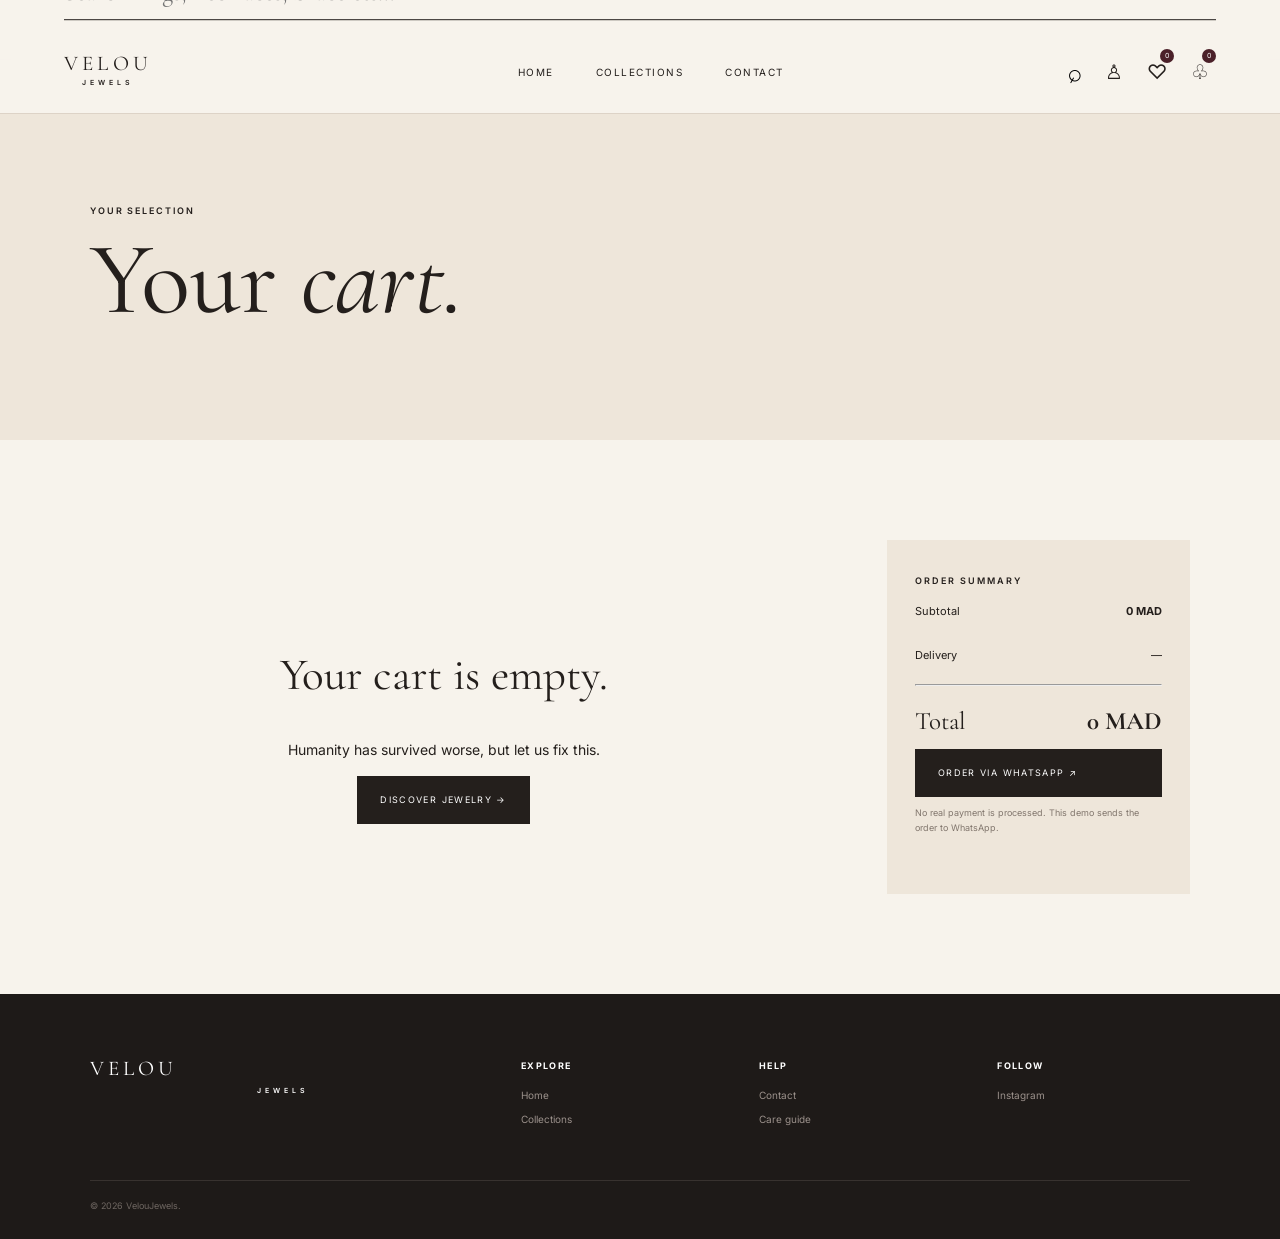
<file: cart.html>
<!doctype html>
<html lang="en">
<head>
  <meta charset="UTF-8">
  <meta name="viewport" content="width=device-width, initial-scale=1">
  <title>Cart — VelouJewels</title>

  <link rel="preconnect" href="https://fonts.googleapis.com">
  <link href="https://fonts.googleapis.com/css2?family=Cormorant+Garamond:ital,wght@0,400;0,500;0,600;1,400&family=Inter:wght@400;500;600&display=swap" rel="stylesheet">
  <link rel="stylesheet" href="style.css">
</head>

<body>
  <div class="announcement">
    Complimentary delivery on orders over 700 MAD · Made to be remembered
  </div>

  <header>
    <a class="logo" href="index.html">
      VELOU<span>JEWELS</span>
    </a>

    <nav>
      <a href="index.html">Home</a>
      <a href="collections.html">Collections</a>
      <a href="contact.html">Contact</a>
    </nav>

    <div class="actions">
      <button class="searchBtn">⌕</button>
      <a href="account.html">♙</a>
      <a href="collections.html#wishlist">♡<b class="wishCount">0</b></a>
      <a href="cart.html">♧<b class="cartCount">0</b></a>
      <button class="menuBtn">☰</button>
    </div>
  </header>

  <div class="searchPanel">
    <div>
      <input id="search" placeholder="Search rings, necklaces, bracelets…">
      <button class="closeSearch">×</button>
    </div>
    <section id="searchResults"></section>
  </div>

  <div class="mobileMenu">
    <button class="closeMenu"></button>
    <a href="index.html">Home</a>
    <a href="collections.html">Collections</a>
    <a href="contact.html">Contact</a>
    <a href="account.html">Account</a>
  </div>

  <main>
    <section class="pageHero small">
      <small>YOUR SELECTION</small>
      <h1>Your <i>cart.</i></h1>
    </section>

    <section class="section cartLayout">
      <div id="cartItems"></div>

      <aside class="summary">
        <small>ORDER SUMMARY</small>

        <div>
          <span>Subtotal</span>
          <b id="subtotal">0 MAD</b>
        </div>

        <div>
          <span>Delivery</span>
          <span id="delivery">—</span>
        </div>

        <hr>

        <div class="total">
          <span>Total</span>
          <b id="total">0 MAD</b>
        </div>

        <button id="whatsapp" class="btn dark full">
          Order via WhatsApp ↗
        </button>

        <p>No real payment is processed. This demo sends the order to WhatsApp.</p>
      </aside>
    </section>
  </main>

  <footer>
    <div>
      <a class="logo" href="index.html">
        VELOU<span>JEWELS</span>
      </a>
    </div>

    <div>
      <strong>Explore</strong>
      <a href="index.html">Home</a>
      <a href="collections.html">Collections</a>
    </div>

    <div>
      <strong>Help</strong>
      <a href="contact.html">Contact</a>
      <a href="contact.html">Care guide</a>
    </div>

    <div>
      <strong>Follow</strong>
      <a href="#">Instagram</a>
    </div>

    <small class="copyright">© 2026 VelouJewels.</small>
  </footer>

  <div id="toast"></div>

  <script src="products.js"></script>
  <script src="main.js"></script>

  <script>
    function drawCart() {
      let items = getCart();
      let box = document.querySelector('#cartItems');

      if (!items.length) {
        box.innerHTML = `
          <div class="empty">
            <h2>Your cart is empty.</h2>
            <p>Humanity has survived worse, but let us fix this.</p>
            <a class="btn dark" href="collections.html">
              Discover jewelry →
            </a>
          </div>
        `;

        subtotal.textContent = total.textContent = '0 MAD';
        delivery.textContent = '—';
        whatsapp.disabled = true;

        return;
      }

      let sub = 0;

      box.innerHTML = items.map(i => {
        let p = products.find(x => x.id === i.id);

        sub += p.price * i.qty;

        return `
          <article class="cartItem">
            <a href="product.html?id=${p.id}">
              <img src="${p.images[0]}" alt="${p.name}">
            </a>

            <div>
              <small>${p.category}</small>
              <h3>${p.name}</h3>
              <p>${p.price} MAD</p>

              <div class="qty">
                <button data-minus="${p.id}">−</button>
                <span>${i.qty}</span>
                <button data-plus="${p.id}">+</button>
              </div>

              <button class="remove" data-remove="${p.id}">
                Remove
              </button>
            </div>

            <b>${p.price * i.qty} MAD</b>
          </article>
        `;
      }).join('');

      let d = sub >= 700 ? 0 : 35;

      subtotal.textContent = sub + ' MAD';
      delivery.textContent = d ? '35 MAD' : 'Complimentary';
      total.textContent = (sub + d) + ' MAD';
      whatsapp.disabled = false;
    }

    document.addEventListener('click', e => {
      let id = Number(
        e.target.dataset.plus ||
        e.target.dataset.minus ||
        e.target.dataset.remove
      );

      if (!id) return;

      let c = getCart();
      let i = c.find(x => x.id === id);

      if (e.target.dataset.plus) i.qty++;

      if (e.target.dataset.minus) {
        i.qty = Math.max(1, i.qty - 1);
      }

      if (e.target.dataset.remove) {
        c = c.filter(x => x.id !== id);
      }

      saveCart(c);
      updateCounts();
      drawCart();
    });

    whatsapp.onclick = () => {
      let items = getCart();

      if (!items.length) return;

      let lines = items.map(i => {
        let p = products.find(x => x.id === i.id);
        return `• ${p.name} x${i.qty} — ${p.price * i.qty} MAD`;
      }).join('%0A');

      let sub = items.reduce(
        (s, i) => s + products.find(p => p.id === i.id).price * i.qty,
        0
      );

      let d = sub >= 700 ? 0 : 35;

      window.open(
        'https://wa.me/212600000000?text=' +
        `Hello VelouJewels! I'd like to order:%0A%0A${lines}%0A%0ATotal: ${sub + d} MAD%0A%0AMy name:%0AMy address:`,
        '_blank'
      );
    };

    drawCart();
  </script>
</body>
</html>
</file>
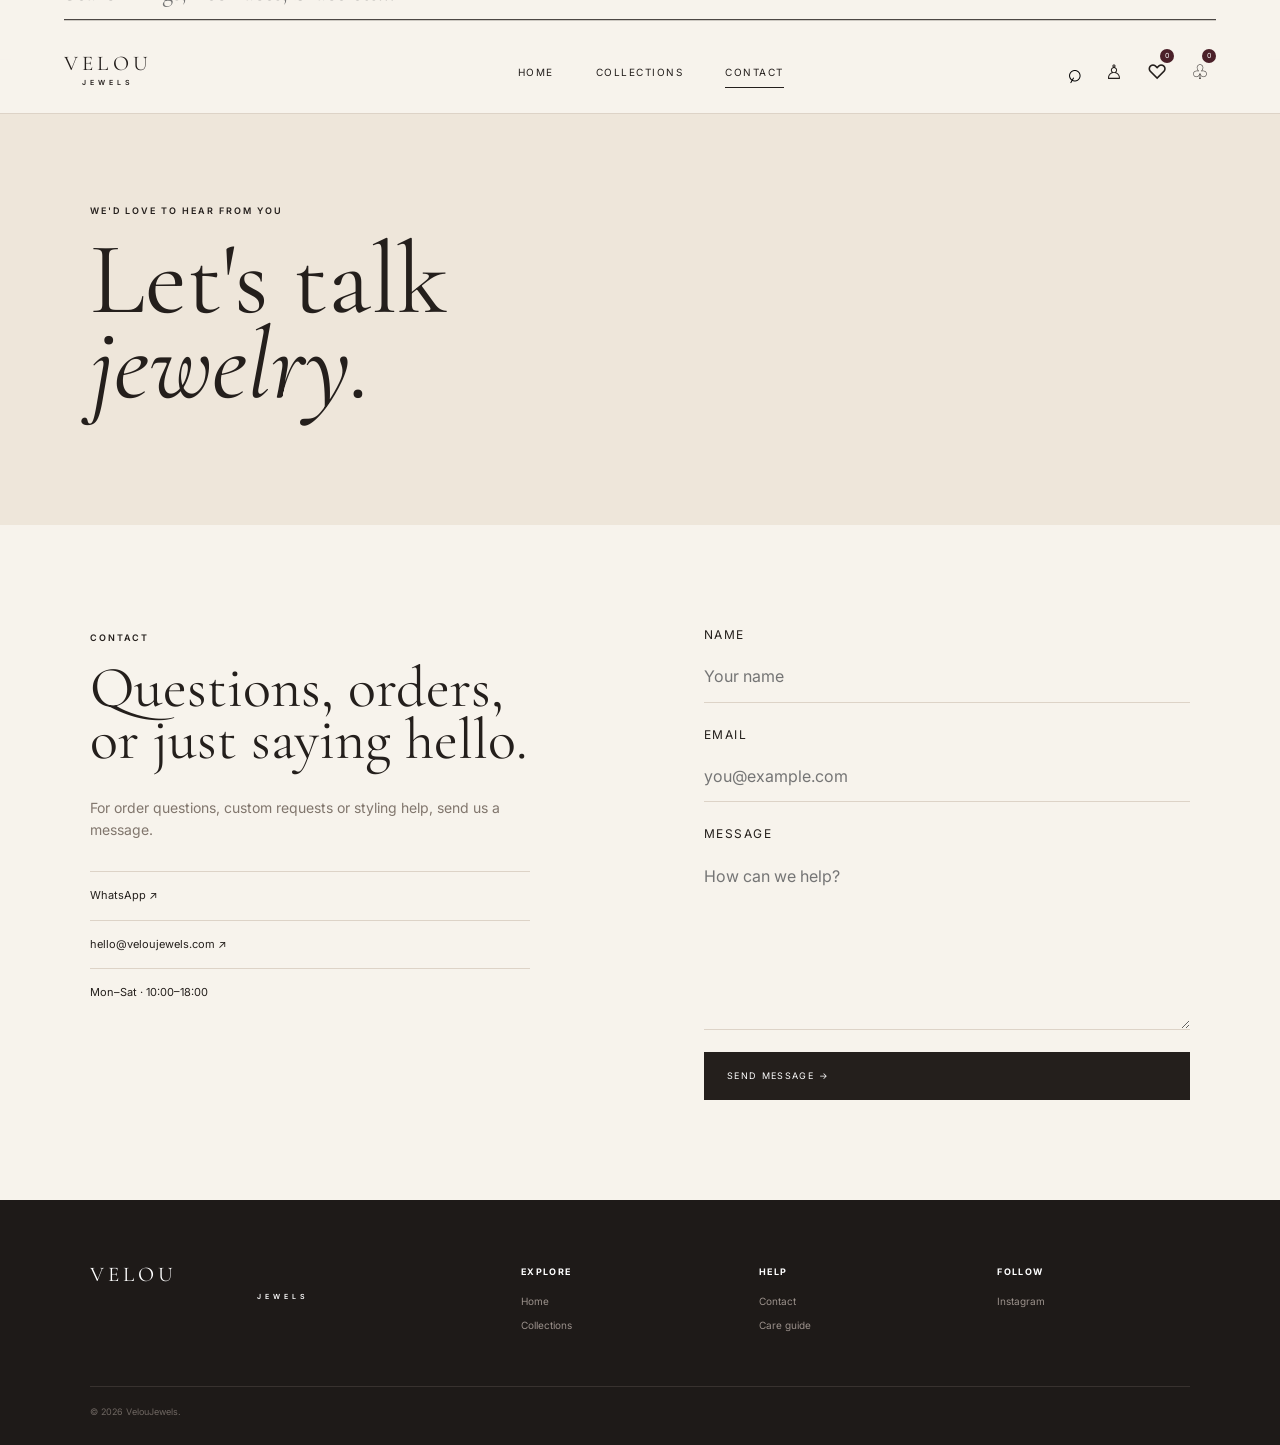
<file: contact.html>
<!doctype html>
<html lang="en">
<head>
  <meta charset="UTF-8">
  <meta name="viewport" content="width=device-width,initial-scale=1">

  <title>Contact — VelouJewels</title>

  <link rel="preconnect" href="https://fonts.googleapis.com">
  <link href="https://fonts.googleapis.com/css2?family=Cormorant+Garamond:ital,wght@0,400;0,500;0,600;1,400&family=Inter:wght@400;500;600&display=swap" rel="stylesheet">

  <link rel="stylesheet" href="style.css">
</head>

<body>
  <div class="announcement">
    Complimentary delivery on orders over 700 MAD · Made to be remembered
  </div>

  <header>
    <a class="logo" href="index.html">
      VELOU<span>JEWELS</span>
    </a>

    <nav>
      <a href="index.html">Home</a>
      <a href="collections.html">Collections</a>
      <a class="active" href="contact.html">Contact</a>
    </nav>

    <div class="actions">
      <button class="searchBtn">⌕</button>
      <a href="account.html">♙</a>
      <a href="collections.html#wishlist">♡<b class="wishCount">0</b></a>
      <a href="cart.html">♧<b class="cartCount">0</b></a>
      <button class="menuBtn">☰</button>
    </div>
  </header>

  <div class="searchPanel">
    <div>
      <input
        id="search"
        placeholder="Search rings, necklaces, bracelets…"
      >
      <button class="closeSearch">×</button>
    </div>

    <section id="searchResults"></section>
  </div>

  <div class="mobileMenu">
    <button class="closeMenu">×</button>
    <a href="index.html">Home</a>
    <a href="collections.html">Collections</a>
    <a href="contact.html">Contact</a>
    <a href="account.html">Account</a>
  </div>

  <main>
    <section class="pageHero small">
      <small>WE'D LOVE TO HEAR FROM YOU</small>
      <h1>
        Let's talk<br>
        <i>jewelry.</i>
      </h1>
    </section>

    <section class="section contact">
      <div>
        <small>CONTACT</small>

        <h2>
          Questions, orders,<br>
          or just saying hello.
        </h2>

        <p>
          For order questions, custom requests or styling help, send us a message.
        </p>

        <a class="detail" href="https://wa.me/212600000000">
          WhatsApp ↗
        </a>

        <a class="detail" href="mailto:hello@veloujewels.com">
          hello@veloujewels.com ↗
        </a>

        <span class="detail">Mon–Sat · 10:00–18:00</span>
      </div>

      <form id="contactForm">
        <label>
          Name
          <input required placeholder="Your name">
        </label>

        <label>
          Email
          <input required type="email" placeholder="you@example.com">
        </label>

        <label>
          Message
          <textarea required rows="6" placeholder="How can we help?"></textarea>
        </label>

        <button class="btn dark">Send message →</button>
      </form>
    </section>
  </main>

  <footer>
    <div>
      <a class="logo" href="index.html">
        VELOU<span>JEWELS</span>
      </a>
    </div>

    <div>
      <strong>Explore</strong>
      <a href="index.html">Home</a>
      <a href="collections.html">Collections</a>
    </div>

    <div>
      <strong>Help</strong>
      <a href="contact.html">Contact</a>
      <a href="contact.html">Care guide</a>
    </div>

    <div>
      <strong>Follow</strong>
      <a href="#">Instagram</a>
    </div>

    <small class="copyright">© 2026 VelouJewels.</small>
  </footer>

  <div id="toast"></div>

  <script src="products.js"></script>
  <script src="main.js"></script>

  <script>
    contactForm.onsubmit = e => {
      e.preventDefault();
      showToast('Message received ♡');
      e.target.reset();
    };
  </script>
</body>
</html>
</file>
<file: style.css>
:root {
    --ivory: #f7f3ec;
    --cream: #eee6da;
    --ink: #241f1c;
    --muted: #81766d;
    --gold: #aa8550;
    --burg: #4b2029;
    --line: #ddd3c7;
    --serif: 'Cormorant Garamond', Georgia, serif;
    --sans: 'Inter', Arial, sans-serif;
}

* {
    box-sizing: border-box;
}

html {
    scroll-behavior: smooth;
}

body {
    margin: 0;
    background: var(--ivory);
    color: var(--ink);
    font: 14px/1.6 var(--sans);
}

a {
    color: inherit;
    text-decoration: none;
}

button,
input,
textarea,
select {
    font: inherit;
}

button {
    cursor: pointer;
}

img {
    display: block;
    width: 100%;
}

.announcement {
    background: var(--burg);
    color: #f8ece7;
    text-align: center;
    padding: 8px;
    font-size: 9px;
    letter-spacing: .17em;
    text-transform: uppercase;
}

header {
    height: 84px;
    padding: 0 5vw;
    display: flex;
    align-items: center;
    justify-content: space-between;
    background: rgba(247,243,236,.95);
    border-bottom: 1px solid var(--line);
    position: sticky;
    top: 0;
    z-index: 50;
    backdrop-filter: blur(12px);
}

.logo {
    font: 21px var(--serif);
    letter-spacing: .2em;
    line-height: .8;
}

.logo span {
    display: block;
    text-align: center;
    font: 600 7px var(--sans);
    letter-spacing: .58em;
    margin-top: 5px;
}

nav {
    display: flex;
    gap: 42px;
    margin-left: 90px;
}

nav a {
    font-size: 10px;
    text-transform: uppercase;
    letter-spacing: .15em;
    position: relative;
}

nav a:after {
    content: '';
    position: absolute;
    bottom: -8px;
    left: 0;
    width: 0;
    height: 1px;
    background: var(--ink);
    transition: .25s;
}

nav a:hover:after,
nav a.active:after {
    width: 100%;
}

.actions {
    display: flex;
    gap: 10px;
    align-items: center;
}

.actions a,
.actions button {
    border: 0;
    background: none;
    padding: 7px;
    font-size: 20px;
    position: relative;
}

.actions .searchBtn {
    font-size: 25px;
    transform: rotate(-15deg);
}

.actions b {
    position: absolute;
    right: 0;
    top: 0;
    background: var(--burg);
    color: #fff;
    border-radius: 50%;
    font: 7px var(--sans);
    min-width: 14px;
    height: 14px;
    display: grid;
    place-items: center;
}

.menuBtn {
    display: none;
}

.searchPanel {
    position: fixed;
    z-index: 45;
    top: 84px;
    left: 0;
    right: 0;
    background: var(--ivory);
    border-bottom: 1px solid var(--line);
    padding: 24px 5vw;
    transform: translateY(-120%);
    transition: .35s;
}

.searchPanel.open {
    transform: translateY(0);
}

.searchPanel > div {
    display: flex;
    border-bottom: 1px solid var(--ink);
}

.searchPanel input {
    flex: 1;
    border: 0;
    background: none;
    outline: 0;
    padding: 12px 0;
    font: 25px var(--serif);
}

.closeSearch {
    border: 0;
    background: none;
    font-size: 25px;
}

.searchPanel section {
    display: grid;
    grid-template-columns: repeat(3, 1fr);
    gap: 10px;
    padding-top: 15px;
    max-height: 300px;
    overflow: auto;
}

.searchPanel section a {
    display: flex;
    gap: 10px;
    padding: 8px;
    background: var(--white);
}

.searchPanel section img {
    width: 55px;
    height: 65px;
    object-fit: cover;
}

.searchPanel section small,
.searchPanel section b {
    display: block;
}

.mobileMenu {
    display: none;
}

.hero {
    height: calc(100vh - 121px);
    min-height: 620px;
    position: relative;
    color: #fff;
    display: flex;
    align-items: center;
    overflow: hidden;
}

.heroBg {
    position: absolute;
    inset: 0;
    background: url('https://images.unsplash.com/photo-1617038220319-276d3cfab638?auto=format&fit=crop&w=2200&q=90') center/cover;
}

.heroShade {
    position: absolute;
    inset: 0;
    background: linear-gradient(
        90deg,
        rgba(30,20,18,.68),
        rgba(30,20,18,.1)
    );
}

.heroText {
    position: relative;
    padding: 8vw;
    max-width: 680px;
}

.heroText small,
.pageHero small,
.intro small,
.section small,
.editorialText small,
.newsletter small,
.accountBox > small,
.contact > div > small {
    letter-spacing: .22em;
    font-size: 9px;
    font-weight: 600;
}

.hero h1,
.pageHero h1 {
    font: 400 clamp(58px,8vw,105px)/.83 var(--serif);
    margin: 18px 0 28px;
}

.heroText p {
    max-width: 420px;
    color: #f0e6df;
    margin-bottom: 30px;
}

.btn {
    border: 0;
    padding: 15px 23px;
    display: inline-flex;
    align-items: center;
    justify-content: space-between;
    gap: 28px;
    text-transform: uppercase;
    letter-spacing: .15em;
    font-size: 9px;
    min-height: 48px;
    transition: .25s;
}

.btn.light {
    background: #f8f1e9;
    color: var(--ink);
}

.btn.dark {
    background: var(--ink);
    color: white;
}

.btn:hover {
    transform: translateY(-2px);
    background: var(--burg);
}

.section {
    padding: 100px 7vw;
}

.intro {
    text-align: center;
    padding: 120px 20px;
    max-width: 850px;
    margin: auto;
}

.intro h2,
.heading h2,
.editorialText h2,
.categories h2,
.contact h2 {
    font: 400 clamp(46px,5vw,70px)/.9 var(--serif);
    margin: 15px 0 20px;
}

.intro p {
    max-width: 500px;
    margin: auto;
    color: var(--muted);
}

.heading {
    display: flex;
    justify-content: space-between;
    align-items: end;
    margin-bottom: 35px;
}

.heading a {
    text-transform: uppercase;
    font-size: 9px;
    letter-spacing: .15em;
    border-bottom: 1px solid;
}

.heading h2 {
    font-size: 54px;
    margin: 8px 0 0;
}

.grid {
    display: grid;
    grid-template-columns: repeat(4, 1fr);
    gap: 25px 14px;
}

.cardImg {
    position: relative;
    aspect-ratio: .78;
    overflow: hidden;
    background: var(--cream);
}

.cardImg img {
    height: 100%;
    object-fit: cover;
    transition: .65s;
}

.card:hover .cardImg img {
    transform: scale(1.045);
}

.cardImg > small {
    position: absolute;
    left: 12px;
    bottom: 12px;
    background: rgba(247,243,236,.9);
    padding: 5px 8px;
    font-size: 8px;
    letter-spacing: .13em;
    text-transform: uppercase;
}

.heart {
    position: absolute;
    right: 12px;
    top: 12px;
    width: 36px;
    height: 36px;
    border: 0;
    border-radius: 50%;
    background: rgba(247,243,236,.9);
    font-size: 19px;
}

.heart.saved,
.detailHeart.saved {
    color: var(--burg);
}

.meta {
    display: flex;
    justify-content: space-between;
    align-items: center;
    padding-top: 12px;
}

.meta > a,
.meta div > a {
    font: 19px var(--serif);
}

.meta p {
    margin: 2px 0;
    color: var(--muted);
    font-size: 10px;
}

.plus {
    width: 32px;
    height: 32px;
    border: 1px solid var(--line);
    background: none;
    border-radius: 50%;
}

.editorial {
    display: grid;
    grid-template-columns: 1.15fr .85fr;
    min-height: 680px;
    background: var(--cream);
}

.editorialImg {
    background: url('https://images.unsplash.com/photo-1611652022419-a9419f74343d?auto=format&fit=crop&w=1400&q=90') center/cover;
}

.editorialText {
    display: flex;
    flex-direction: column;
    justify-content: center;
    padding: 10vw;
}

.editorialText p {
    color: var(--muted);
    max-width: 380px;
    margin-bottom: 30px;
}

.categories {
    display: grid;
    grid-template-columns: repeat(3, 1fr);
    gap: 14px;
}

.cat {
    aspect-ratio: .85;
    background-size: cover;
    background-position: center;
    display: flex;
    align-items: end;
    padding: 28px;
    color: white;
    font: 36px var(--serif);
    position: relative;
}

.cat:before {
    content: '';
    position: absolute;
    inset: 0;
    background: linear-gradient(
        transparent 45%,
        rgba(0,0,0,.55)
    );
}

.cat {
    z-index: 0;
}

.cat::first-line {
    position: relative;
}

.cat {
    isolation: isolate;
}

.cat {
    background-color: #555;
}

.cat:after {
    content: '';
    position: absolute;
    inset: 0;
    z-index: -1;
}

.necklace {
    background-image: url('https://images.unsplash.com/photo-1599643477877-530eb83abc8e?auto=format&fit=crop&w=1000&q=85');
}

.ring {
    background-image: url('https://images.unsplash.com/photo-1605100804763-247f67b3557e?auto=format&fit=crop&w=1000&q=85');
}

.bracelet {
    background-image: url('https://images.unsplash.com/photo-1611591437281-460bfbe1220a?auto=format&fit=crop&w=1000&q=85');
}

.newsletter {
    padding: 100px 20px;
    background: var(--burg);
    color: #fff;
    text-align: center;
}

.newsletter h2 {
    font: 400 58px/.9 var(--serif);
}

.newsletter p {
    color: #dbc9c4;
}

.newsletter form {
    display: flex;
    max-width: 460px;
    margin: 28px auto;
    border-bottom: 1px solid #bca6a2;
}

.newsletter input {
    flex: 1;
    background: none;
    border: 0;
    outline: 0;
    color: #fff;
    padding: 13px 0;
}

.newsletter button {
    background: none;
    border: 0;
    color: #fff;
    text-transform: uppercase;
    font-size: 9px;
    letter-spacing: .15em;
}

footer {
    background: #1e1a18;
    color: #cfc5be;
    padding: 65px 7vw 25px;
    display: grid;
    grid-template-columns: 2fr 1fr 1fr 1fr;
    gap: 45px;
}

footer .logo {
    color: #fff;
}

footer p {
    color: #817873;
    max-width: 250px;
}

footer strong {
    display: block;
    color: #fff;
    text-transform: uppercase;
    letter-spacing: .15em;
    font-size: 9px;
    margin-bottom: 14px;
}

footer > div:not(:first-child) a {
    display: block;
    color: #9b918b;
    font-size: 10px;
    margin: 8px 0;
}

.copyright {
    grid-column: 1/-1;
    border-top: 1px solid #38322f;
    padding-top: 18px;
    color: #6f6762;
    font-size: 9px;
}

.pageHero {
    background: var(--cream);
    min-height: 420px;
    padding: 90px 7vw;
    display: flex;
    flex-direction: column;
    justify-content: center;
}

.pageHero.small {
    min-height: 320px;
}

.pageHero p {
    color: var(--muted);
}

.toolbar {
    display: flex;
    justify-content: space-between;
    gap: 20px;
    align-items: center;
    margin-bottom: 35px;
}

.filters {
    display: flex;
    gap: 7px;
    overflow: auto;
}

.filter {
    white-space: nowrap;
    border: 1px solid var(--line);
    background: none;
    padding: 10px 14px;
    font-size: 9px;
    text-transform: uppercase;
    letter-spacing: .12em;
}

.filter.active,
.filter:hover {
    background: var(--ink);
    color: #fff;
    border-color: var(--ink);
}

#sort {
    border: 0;
    border-bottom: 1px solid var(--ink);
    background: none;
    padding: 8px;
    outline: 0;
    font-size: 10px;
}

.wishSection {
    background: var(--cream);
}

.empty {
    text-align: center;
    padding: 70px 20px;
    grid-column: 1/-1;
}

.empty h2 {
    font: 45px var(--serif);
}

.productPage {
    padding-top: 55px;
}

.crumb {
    font-size: 10px;
    color: var(--muted);
    margin-bottom: 30px;
}

.detail {
    display: grid;
    grid-template-columns: minmax(0, 1.15fr) minmax(420px, .85fr);
    gap: 6vw;
    width: 100%;
    align-items: start;
}

.mainPhoto {
    aspect-ratio: 1/1.05;
    background: var(--cream);
    overflow: hidden;
    width: 100%;
}

.mainPhoto img {
    height: 100%;
    object-fit: cover;
}

.thumbs {
    display: grid;
    grid-template-columns: repeat(3, 1fr);
    gap: 9px;
    margin-top: 9px;
}

.thumbs button {
    padding: 0;
    border: 1px solid transparent;
    background: none;
}

.thumbs button.active {
    border-color: var(--ink);
}

.info {
    position: sticky;
    top: 120px;
    padding: 25px 0;
}

.info h1 {
    font: 400 65px/.9 var(--serif);
    margin: 15px 0;
}

.price {
    font-weight: 500;
}

.stars {
    font-size: 10px;
    margin: 25px 0;
}

.stars span {
    color: var(--muted);
    margin-left: 10px;
}

.info > p {
    color: var(--muted);
    max-width: 480px;
}

.spec {
    border-top: 1px solid var(--line);
    padding: 14px 0;
    display: flex;
    justify-content: space-between;
    font-size: 10px;
    gap: 20px;
}

.spec span {
    color: var(--muted);
}

.productActions {
    display: flex;
    gap: 10px;
    margin: 28px 0;
}

.detailHeart {
    width: 55px;
    border: 1px solid var(--line);
    background: none;
    font-size: 22px;
}

.note {
    background: var(--cream);
    padding: 14px;
    font-size: 9px;
    color: var(--muted);
}

.cartLayout {
    display: grid;
    grid-template-columns: 1.4fr .6fr;
    gap: 7vw;
}

.cartItem {
    display: grid;
    grid-template-columns: 120px 1fr auto;
    gap: 20px;
    padding: 20px 0;
    border-bottom: 1px solid var(--line);
}

.cartItem img {
    aspect-ratio: .85;
    object-fit: cover;
}

.cartItem h3 {
    font: 26px var(--serif);
    margin: 3px 0;
}

.qty {
    display: flex;
    border: 1px solid var(--line);
    width: max-content;
    margin: 15px 0 8px;
}

.qty button,
.qty span {
    width: 30px;
    height: 30px;
    border: 0;
    background: none;
    display: grid;
    place-items: center;
}

.remove {
    border: 0;
    background: none;
    text-decoration: underline;
    color: var(--muted);
    font-size: 9px;
}

.summary {
    background: var(--cream);
    padding: 28px;
    position: sticky;
    top: 120px;
}

.summary > div {
    display: flex;
    justify-content: space-between;
    padding: 13px 0;
    font-size: 11px;
}

.summary .total {
    font: 25px var(--serif);
}

.summary p {
    color: var(--muted);
    font-size: 9px;
}

.full {
    width: 100%;
}

.contact {
    display: grid;
    grid-template-columns: 1fr 1fr;
    gap: 10vw;
}

.contact h2 {
    font-size: 58px;
}

.contact > div > p {
    color: var(--muted);
    max-width: 440px;
    margin: 30px 0;
}

.contact .detail {
    display: flex;
    padding: 15px 0;
    border-top: 1px solid var(--line);
    max-width: 440px;
    font-size: 11px;
}

.contact form,
.form {
    display: flex;
    flex-direction: column;
    gap: 22px;
}

.contact label,
.form label {
    font-size: 12px;
    text-transform: uppercase;
    letter-spacing: .12em;
    display: flex;
    flex-direction: column;
    gap: 8px;
}

.contact input,
.contact textarea,
.form input {
    font-size: 16px;
    border: 0;
    border-bottom: 1px solid var(--line);
    background: none;
    outline: 0;
    padding: 12px 0;
    resize: vertical;
}

.account {
    min-height: 680px;
    display: grid;
    place-items: center;
    padding: 80px 5vw;
}

.accountBox {
    width: min(500px, 100%);
}

.accountBox h1 {
    font: 400 65px/.9 var(--serif);
    margin: 15px 0 35px;
}

.tabs {
    display: flex;
    border-bottom: 1px solid var(--line);
    margin-bottom: 28px;
}

.tab {
    flex: 1;
    background: none;
    border: 0;
    border-bottom: 1px solid transparent;
    padding: 12px;
    text-transform: uppercase;
    font-size: 9px;
    letter-spacing: .13em;
}

.tab.active {
    border-color: var(--ink);
}

.form.hidden {
    display: none;
}

.form > small {
    text-align: center;
    color: var(--muted);
    font-size: 9px;
}

#toast {
    position: fixed;
    z-index: 100;
    bottom: 25px;
    left: 50%;
    transform: translate(-50%, 20px);
    opacity: 0;
    background: var(--ink);
    color: #fff;
    padding: 12px 20px;
    font-size: 10px;
    transition: .25s;
}

#toast.show {
    opacity: 1;
    transform: translate(-50%, 0);
}

@media (max-width: 900px) {
    nav {
        display: none;
    }

    .menuBtn {
        display: block;
    }

    .grid {
        grid-template-columns: repeat(2, 1fr);
    }

    .editorial,
    .detail,
    .cartLayout,
    .contact {
        grid-template-columns: 1fr;
    }

    .editorialImg {
        min-height: 500px;
    }

    .info,
    .summary {
        position: static;
    }

    .categories {
        grid-template-columns: 1fr 1fr;
    }

    .cat:last-child {
        grid-column: 1/-1;
        aspect-ratio: 1.6;
    }
}

@media (max-width: 600px) {
    header {
        height: 72px;
        padding: 0 5vw;
    }

    .searchPanel {
        top: 72px;
    }

    .hero {
        min-height: 650px;
    }

    .heroText {
        padding: 8vw 7vw;
    }

    .hero h1,
    .pageHero h1 {
        font-size: 60px;
    }

    .section {
        padding: 70px 5vw;
    }

    .grid {
        gap: 25px 9px;
    }

    .meta > a,
    .meta div > a {
        font-size: 17px;
    }

    .plus {
        display: none;
    }

    .heading {
        align-items: flex-start;
        flex-direction: column;
        gap: 15px;
    }

    .heading h2 {
        font-size: 48px;
    }

    .categories {
        grid-template-columns: 1fr;
    }

    .cat,
    .cat:last-child {
        grid-column: auto;
        aspect-ratio: .95;
    }

    .newsletter h2 {
        font-size: 48px;
    }

    footer {
        grid-template-columns: 1fr 1fr;
        padding: 55px 5vw 25px;
    }

    .copyright {
        grid-column: 1/-1;
    }

    .pageHero {
        padding: 65px 5vw;
        min-height: 330px;
    }

    .toolbar {
        flex-direction: column;
        align-items: stretch;
    }

    .filters {
        padding-bottom: 5px;
    }

    .cartItem {
        grid-template-columns: 85px 1fr;
    }

    .cartItem > b {
        grid-column: 2;
    }

    .accountBox h1 {
        font-size: 54px;
    }

    .info h1 {
        font-size: 53px;
    }

    .contact h2 {
        font-size: 48px;
    }

    .mobileMenu {
        position: fixed;
        inset: 0;
        background: var(--burg);
        color: #fff;
        z-index: 90;
        display: flex;
        flex-direction: column;
        align-items: center;
        justify-content: center;
        gap: 25px;
        transform: translateX(100%);
        transition: .35s;
    }

    .mobileMenu.open {
        transform: translateX(0);
    }

    .mobileMenu a {
        font: 40px var(--serif);
    }

    .closeMenu {
        position: absolute;
        top: 20px;
        right: 25px;
        background: none;
        color: #fff;
        border: 0;
        font-size: 32px;
    }

    .searchPanel section {
        grid-template-columns: 1fr;
    }
}

/* Product reviews */

.reviewsSection {
    background: var(--cream);
    scroll-margin-top: 90px;
}

.reviewsHeader {
    display: grid;
    grid-template-columns: 1.2fr .8fr;
    gap: 7vw;
    align-items: end;
}

.reviewsHeader h2 {
    font: 400 clamp(46px,5vw,70px)/.9 var(--serif);
    margin: 15px 0 20px;
}

.reviewSummary {
    border: 0;
    background: none;
    padding: 0;
    display: flex;
    align-items: center;
    gap: 10px;
    color: var(--muted);
    font-size: 10px;
    cursor: pointer;
}

.bigRating {
    font: 400 48px/.8 var(--serif);
    color: var(--ink);
}

.summaryStars,
.reviewStars {
    white-space: nowrap;
}

.star {
    color: #c8bdb2;
    font-size: 14px;
}

.star.filled {
    color: var(--gold);
}

.ratingBars {
    padding-bottom: 5px;
}

.ratingBar {
    display: grid;
    grid-template-columns: 15px 1fr 25px;
    gap: 10px;
    align-items: center;
    font-size: 10px;
    margin: 7px 0;
}

.ratingBar > div {
    height: 5px;
    background: #ddd2c5;
    overflow: hidden;
}

.ratingBar i {
    display: block;
    height: 100%;
    background: var(--gold);
}

.ratingBar small {
    color: var(--muted);
    text-align: right;
}

.reviewsList {
    display: grid;
    grid-template-columns: repeat(3, 1fr);
    gap: 14px;
    margin-top: 55px;
}

.reviewCard {
    background: var(--ivory);
    padding: 24px;
    min-height: 185px;
}

.reviewTop {
    display: flex;
    justify-content: space-between;
    gap: 15px;
}

.reviewTop strong {
    font: 21px var(--serif);
}

.reviewTop small {
    color: var(--muted);
    font-size: 8px;
}

.reviewCard p {
    color: var(--muted);
    font-size: 11px;
    margin: 18px 0 0;
}

.reviewForm {
    max-width: 680px;
    background: var(--ivory);
    padding: 32px;
    margin: 35px auto 0;
    gap: 22px;
}

.reviewForm.hidden {
    display: none;
}

.formTitle {
    display: flex;
    justify-content: space-between;
    align-items: start;
}

.formTitle h3 {
    font: 400 42px/.9 var(--serif);
    margin: 12px 0 0;
}

.formTitle button {
    border: 0;
    background: none;
    font-size: 28px;
}

.reviewForm label {
    font-size: 11px;
    text-transform: uppercase;
    letter-spacing: .1em;
    display: flex;
    flex-direction: column;
    gap: 8px;
}

.reviewForm input,
.reviewForm textarea {
    border: 0;
    border-bottom: 1px solid var(--line);
    background: none;
    outline: 0;
    padding: 12px 0;
    font-size: 15px;
}

.ratingInput {
    display: flex;
    gap: 3px;
}

.ratingStar {
    border: 0;
    background: none;
    padding: 0 2px;
    color: #c8bdb2;
    font-size: 28px;
}

.ratingStar.active {
    color: var(--gold);
}

.reviewJump {
    border: 0;
    background: none;
    padding: 0;
    cursor: pointer;
    color: var(--muted);
    display: flex;
    align-items: center;
    gap: 7px;
    font-size: 10px;
}

.reviewJump:hover {
    color: var(--ink);
}

@media (max-width: 900px) {
    .reviewsHeader {
        grid-template-columns: 1fr;
    }

    .reviewsList {
        grid-template-columns: 1fr 1fr;
    }

    .ratingBars {
        max-width: 500px;
    }

    .reviewSummary {
        flex-wrap: wrap;
    }
}

@media (max-width: 600px) {
    .reviewsList {
        grid-template-columns: 1fr;
    }

    .reviewForm {
        padding: 24px;
    }

    .formTitle h3 {
        font-size: 36px;
    }

    .bigRating {
        font-size: 42px;
    }
}
</file>
